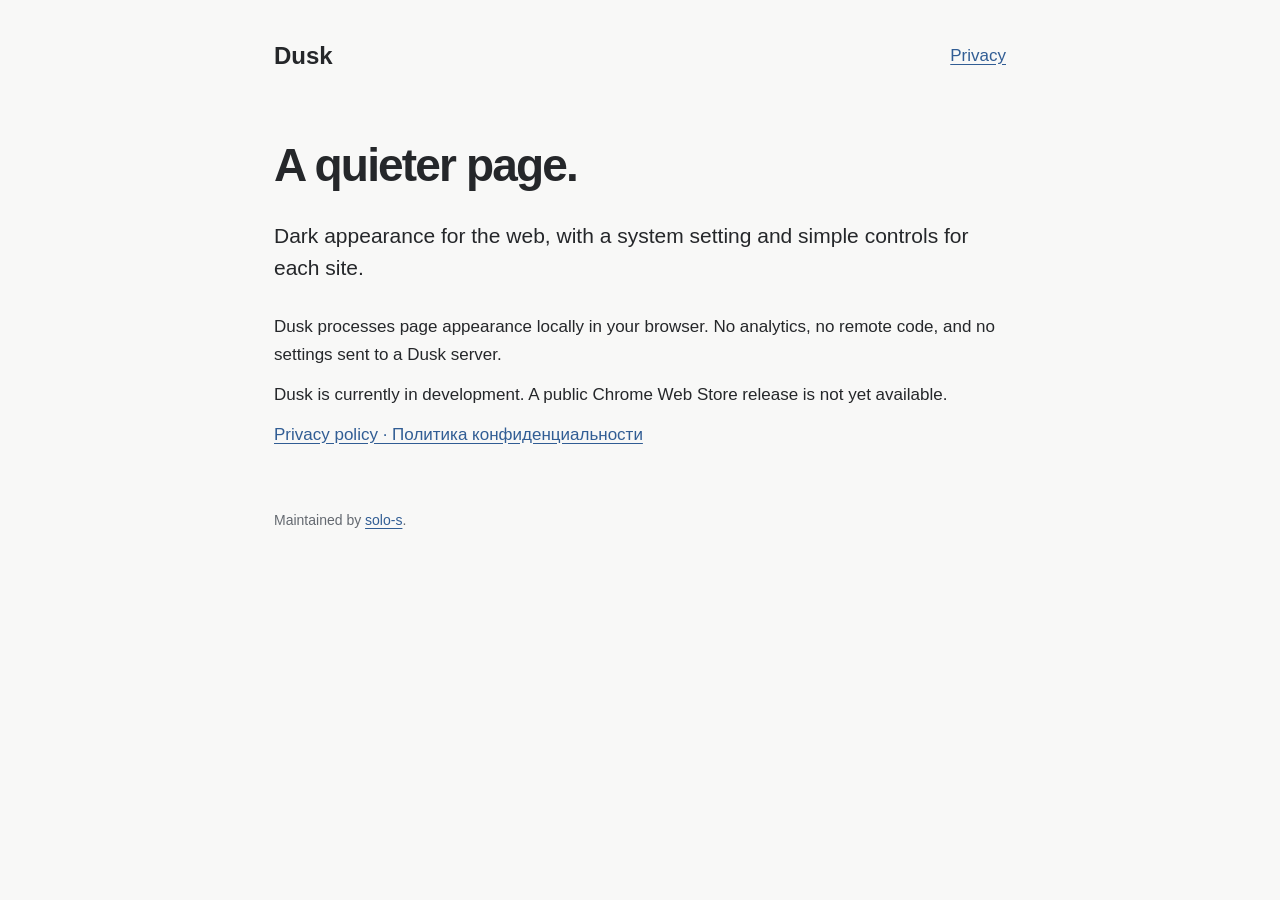
<file: index.html>
<!doctype html>
<html lang="en"><head><meta charset="utf-8"><meta name="viewport" content="width=device-width, initial-scale=1"><meta name="color-scheme" content="light dark"><meta name="description" content="Dusk is a browser extension for dark page appearance, with local preferences and per-site controls."><title>Dusk</title><link rel="stylesheet" href="style.css"></head>
<body><main><nav><a href="./">Dusk</a><a href="privacy.html">Privacy</a></nav><h1>A quieter page.</h1><p class="lead">Dark appearance for the web, with a system setting and simple controls for each site.</p><p>Dusk processes page appearance locally in your browser. No analytics, no remote code, and no settings sent to a Dusk server.</p><p>Dusk is currently in development. A public Chrome Web Store release is not yet available.</p><p><a href="privacy.html">Privacy policy · Политика конфиденциальности</a></p><footer>Maintained by <a href="https://github.com/solo-s">solo-s</a>.</footer></main></body></html>
</file>
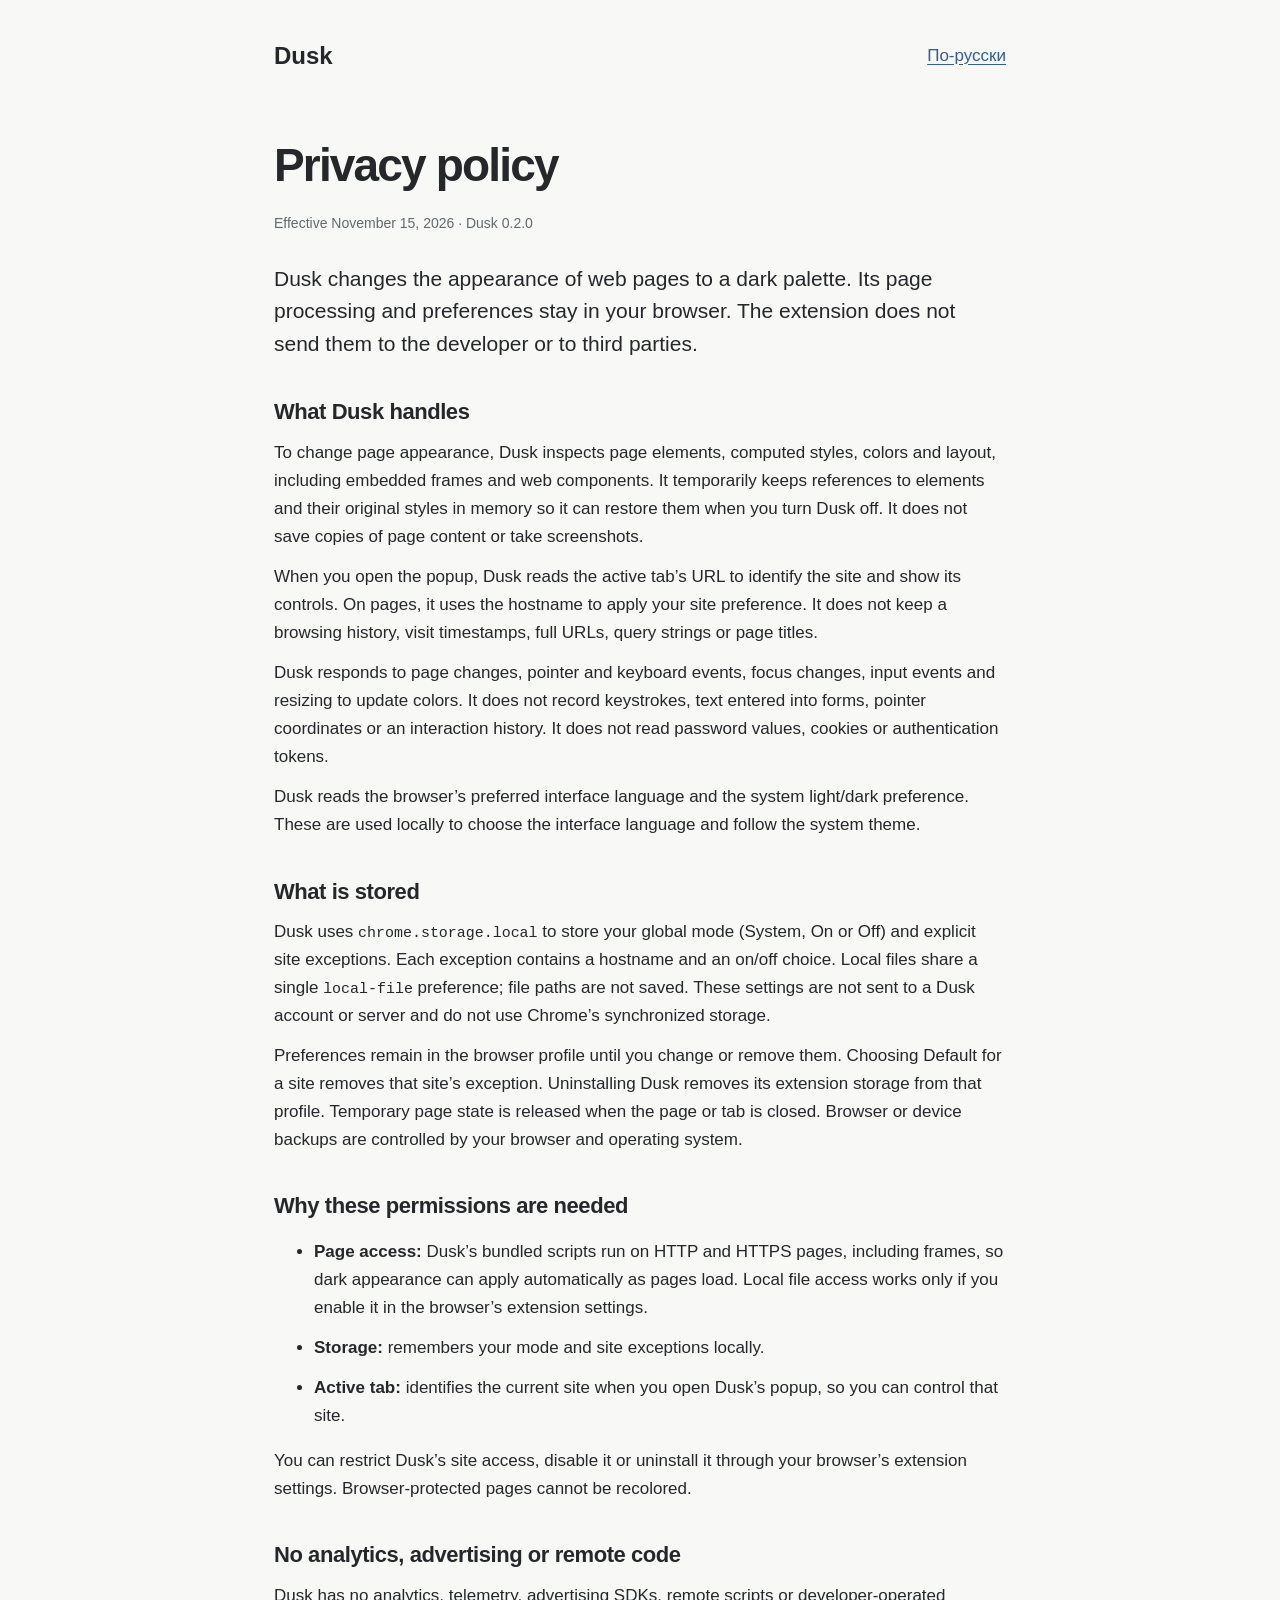
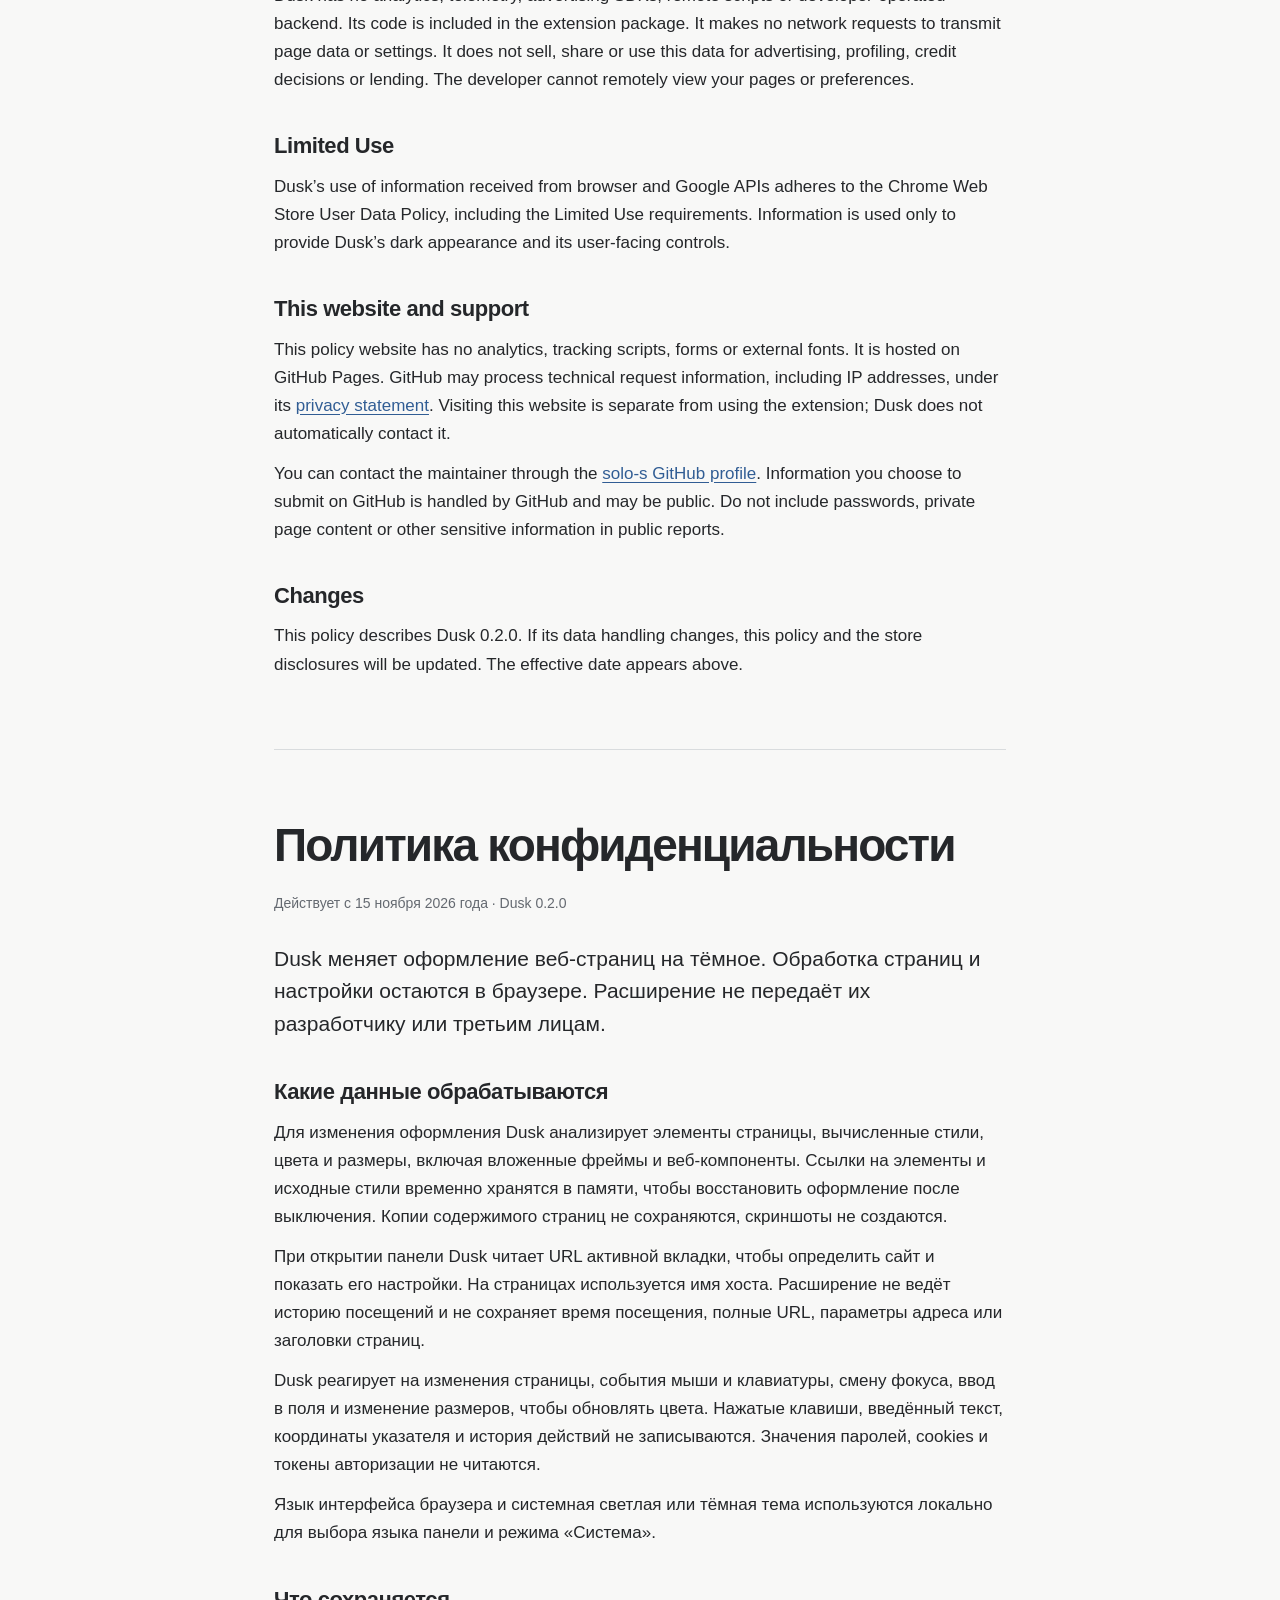
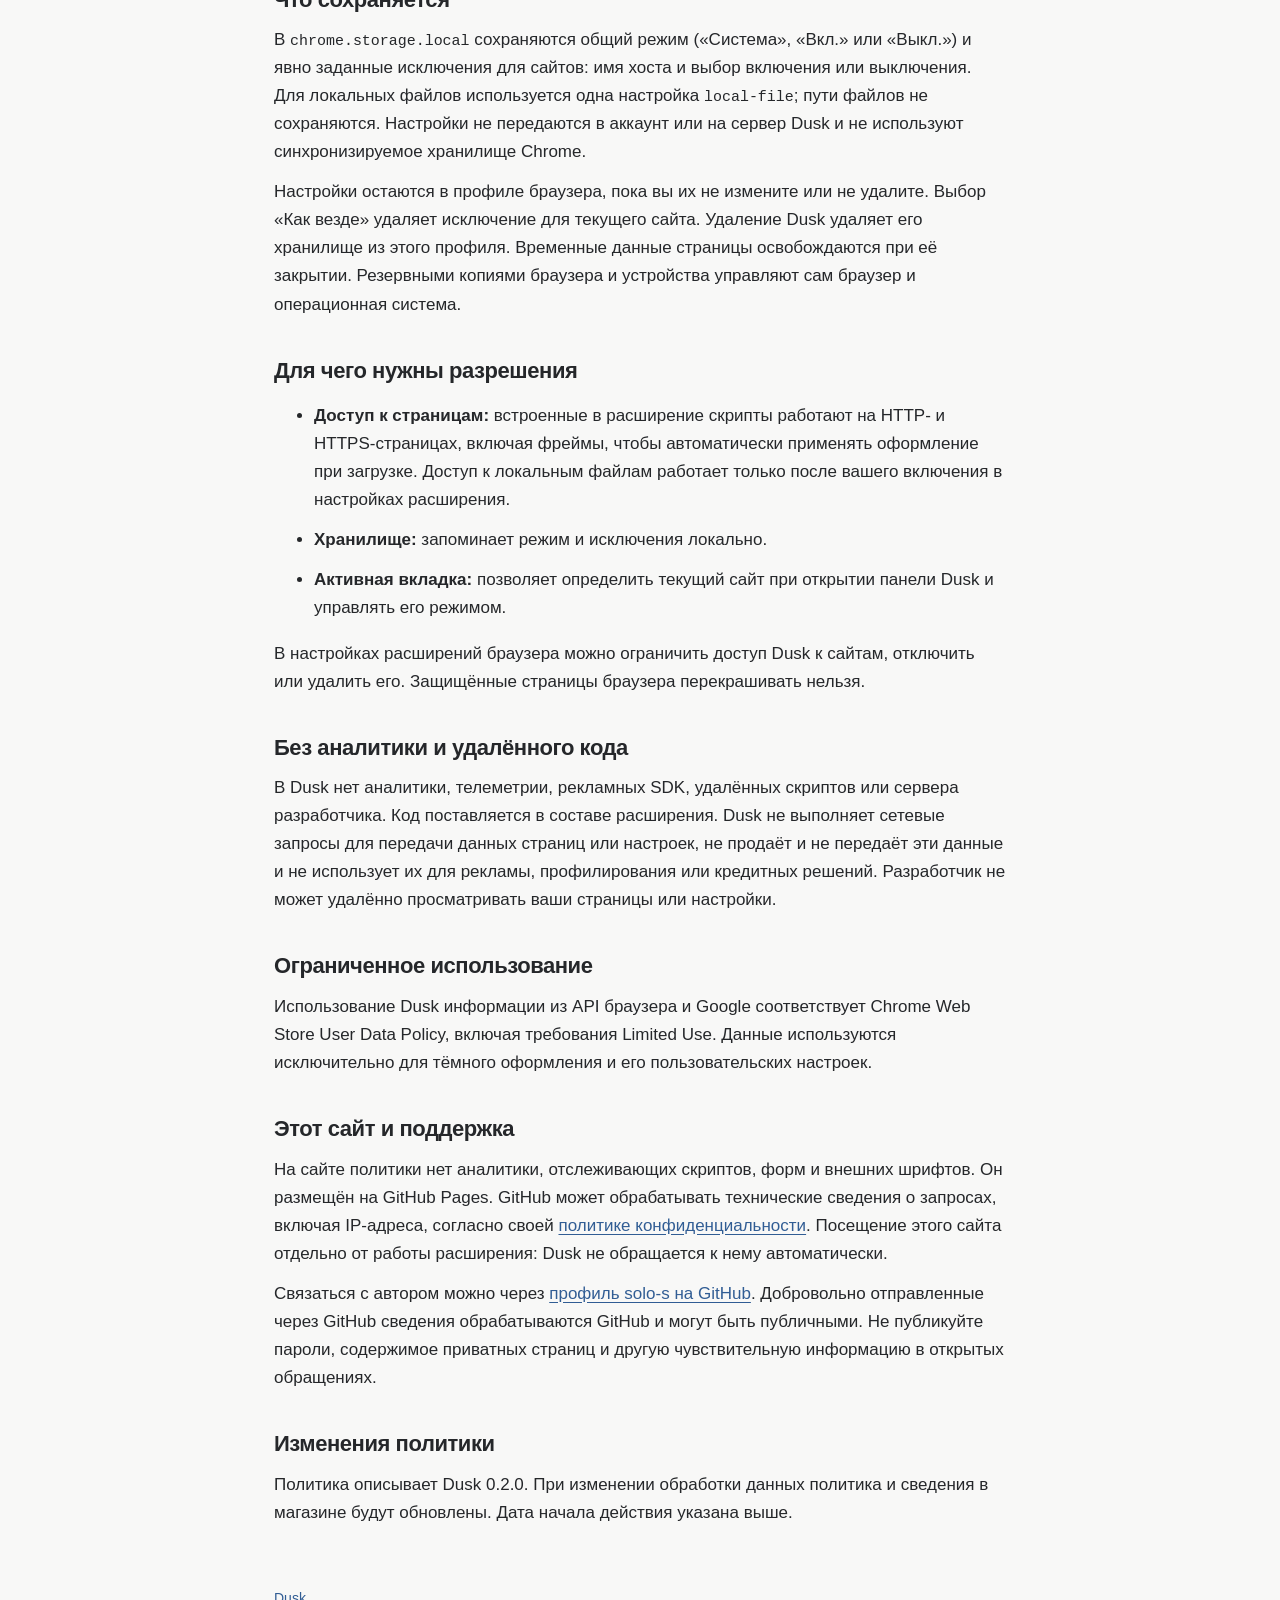
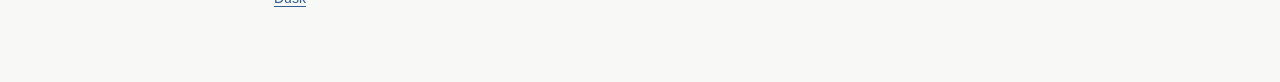
<file: privacy.html>
<!doctype html>
<html lang="en">
<head>
<meta charset="utf-8">
<meta name="viewport" content="width=device-width, initial-scale=1">
<meta name="color-scheme" content="light dark">
<meta name="description" content="How Dusk handles page appearance and preferences locally in your browser.">
<title>Privacy policy · Dusk</title>
<link rel="stylesheet" href="style.css">
</head>
<body><main>
<nav><a href="./">Dusk</a><a href="#ru" lang="ru">По-русски</a></nav>
<h1>Privacy policy</h1>
<p class="muted">Effective November 15, 2026 · Dusk 0.2.0</p>
<p class="lead">Dusk changes the appearance of web pages to a dark palette. Its page processing and preferences stay in your browser. The extension does not send them to the developer or to third parties.</p>
<h2>What Dusk handles</h2>
<p>To change page appearance, Dusk inspects page elements, computed styles, colors and layout, including embedded frames and web components. It temporarily keeps references to elements and their original styles in memory so it can restore them when you turn Dusk off. It does not save copies of page content or take screenshots.</p>
<p>When you open the popup, Dusk reads the active tab’s URL to identify the site and show its controls. On pages, it uses the hostname to apply your site preference. It does not keep a browsing history, visit timestamps, full URLs, query strings or page titles.</p>
<p>Dusk responds to page changes, pointer and keyboard events, focus changes, input events and resizing to update colors. It does not record keystrokes, text entered into forms, pointer coordinates or an interaction history. It does not read password values, cookies or authentication tokens.</p>
<p>Dusk reads the browser’s preferred interface language and the system light/dark preference. These are used locally to choose the interface language and follow the system theme.</p>
<h2>What is stored</h2>
<p>Dusk uses <code>chrome.storage.local</code> to store your global mode (System, On or Off) and explicit site exceptions. Each exception contains a hostname and an on/off choice. Local files share a single <code>local-file</code> preference; file paths are not saved. These settings are not sent to a Dusk account or server and do not use Chrome’s synchronized storage.</p>
<p>Preferences remain in the browser profile until you change or remove them. Choosing Default for a site removes that site’s exception. Uninstalling Dusk removes its extension storage from that profile. Temporary page state is released when the page or tab is closed. Browser or device backups are controlled by your browser and operating system.</p>
<h2>Why these permissions are needed</h2>
<ul>
<li><strong>Page access:</strong> Dusk’s bundled scripts run on HTTP and HTTPS pages, including frames, so dark appearance can apply automatically as pages load. Local file access works only if you enable it in the browser’s extension settings.</li>
<li><strong>Storage:</strong> remembers your mode and site exceptions locally.</li>
<li><strong>Active tab:</strong> identifies the current site when you open Dusk’s popup, so you can control that site.</li>
</ul>
<p>You can restrict Dusk’s site access, disable it or uninstall it through your browser’s extension settings. Browser-protected pages cannot be recolored.</p>
<h2>No analytics, advertising or remote code</h2>
<p>Dusk has no analytics, telemetry, advertising SDKs, remote scripts or developer-operated backend. Its code is included in the extension package. It makes no network requests to transmit page data or settings. It does not sell, share or use this data for advertising, profiling, credit decisions or lending. The developer cannot remotely view your pages or preferences.</p>
<h2>Limited Use</h2>
<p>Dusk’s use of information received from browser and Google APIs adheres to the Chrome Web Store User Data Policy, including the Limited Use requirements. Information is used only to provide Dusk’s dark appearance and its user-facing controls.</p>
<h2>This website and support</h2>
<p>This policy website has no analytics, tracking scripts, forms or external fonts. It is hosted on GitHub Pages. GitHub may process technical request information, including IP addresses, under its <a href="https://docs.github.com/en/site-policy/privacy-policies/github-general-privacy-statement">privacy statement</a>. Visiting this website is separate from using the extension; Dusk does not automatically contact it.</p>
<p>You can contact the maintainer through the <a href="https://github.com/solo-s">solo-s GitHub profile</a>. Information you choose to submit on GitHub is handled by GitHub and may be public. Do not include passwords, private page content or other sensitive information in public reports.</p>
<h2>Changes</h2>
<p>This policy describes Dusk 0.2.0. If its data handling changes, this policy and the store disclosures will be updated. The effective date appears above.</p>
<hr>
<section id="ru" lang="ru">
<h1>Политика конфиденциальности</h1>
<p class="muted">Действует с 15 ноября 2026 года · Dusk 0.2.0</p>
<p class="lead">Dusk меняет оформление веб-страниц на тёмное. Обработка страниц и настройки остаются в браузере. Расширение не передаёт их разработчику или третьим лицам.</p>
<h2>Какие данные обрабатываются</h2>
<p>Для изменения оформления Dusk анализирует элементы страницы, вычисленные стили, цвета и размеры, включая вложенные фреймы и веб-компоненты. Ссылки на элементы и исходные стили временно хранятся в памяти, чтобы восстановить оформление после выключения. Копии содержимого страниц не сохраняются, скриншоты не создаются.</p>
<p>При открытии панели Dusk читает URL активной вкладки, чтобы определить сайт и показать его настройки. На страницах используется имя хоста. Расширение не ведёт историю посещений и не сохраняет время посещения, полные URL, параметры адреса или заголовки страниц.</p>
<p>Dusk реагирует на изменения страницы, события мыши и клавиатуры, смену фокуса, ввод в поля и изменение размеров, чтобы обновлять цвета. Нажатые клавиши, введённый текст, координаты указателя и история действий не записываются. Значения паролей, cookies и токены авторизации не читаются.</p>
<p>Язык интерфейса браузера и системная светлая или тёмная тема используются локально для выбора языка панели и режима «Система».</p>
<h2>Что сохраняется</h2>
<p>В <code>chrome.storage.local</code> сохраняются общий режим («Система», «Вкл.» или «Выкл.») и явно заданные исключения для сайтов: имя хоста и выбор включения или выключения. Для локальных файлов используется одна настройка <code>local-file</code>; пути файлов не сохраняются. Настройки не передаются в аккаунт или на сервер Dusk и не используют синхронизируемое хранилище Chrome.</p>
<p>Настройки остаются в профиле браузера, пока вы их не измените или не удалите. Выбор «Как везде» удаляет исключение для текущего сайта. Удаление Dusk удаляет его хранилище из этого профиля. Временные данные страницы освобождаются при её закрытии. Резервными копиями браузера и устройства управляют сам браузер и операционная система.</p>
<h2>Для чего нужны разрешения</h2>
<ul>
<li><strong>Доступ к страницам:</strong> встроенные в расширение скрипты работают на HTTP- и HTTPS-страницах, включая фреймы, чтобы автоматически применять оформление при загрузке. Доступ к локальным файлам работает только после вашего включения в настройках расширения.</li>
<li><strong>Хранилище:</strong> запоминает режим и исключения локально.</li>
<li><strong>Активная вкладка:</strong> позволяет определить текущий сайт при открытии панели Dusk и управлять его режимом.</li>
</ul>
<p>В настройках расширений браузера можно ограничить доступ Dusk к сайтам, отключить или удалить его. Защищённые страницы браузера перекрашивать нельзя.</p>
<h2>Без аналитики и удалённого кода</h2>
<p>В Dusk нет аналитики, телеметрии, рекламных SDK, удалённых скриптов или сервера разработчика. Код поставляется в составе расширения. Dusk не выполняет сетевые запросы для передачи данных страниц или настроек, не продаёт и не передаёт эти данные и не использует их для рекламы, профилирования или кредитных решений. Разработчик не может удалённо просматривать ваши страницы или настройки.</p>
<h2>Ограниченное использование</h2>
<p>Использование Dusk информации из API браузера и Google соответствует Chrome Web Store User Data Policy, включая требования Limited Use. Данные используются исключительно для тёмного оформления и его пользовательских настроек.</p>
<h2>Этот сайт и поддержка</h2>
<p>На сайте политики нет аналитики, отслеживающих скриптов, форм и внешних шрифтов. Он размещён на GitHub Pages. GitHub может обрабатывать технические сведения о запросах, включая IP-адреса, согласно своей <a href="https://docs.github.com/en/site-policy/privacy-policies/github-general-privacy-statement">политике конфиденциальности</a>. Посещение этого сайта отдельно от работы расширения: Dusk не обращается к нему автоматически.</p>
<p>Связаться с автором можно через <a href="https://github.com/solo-s">профиль solo-s на GitHub</a>. Добровольно отправленные через GitHub сведения обрабатываются GitHub и могут быть публичными. Не публикуйте пароли, содержимое приватных страниц и другую чувствительную информацию в открытых обращениях.</p>
<h2>Изменения политики</h2>
<p>Политика описывает Dusk 0.2.0. При изменении обработки данных политика и сведения в магазине будут обновлены. Дата начала действия указана выше.</p>
</section>
<footer><a href="./">Dusk</a></footer>
</main></body></html>
</file>
<file: style.css>
:root{font-family:-apple-system,BlinkMacSystemFont,"Segoe UI",sans-serif;color-scheme:light dark;background:#f8f8f7;color:#25272a;line-height:1.65;font-size:17px}*{box-sizing:border-box}body{margin:0}main{max-width:780px;margin:auto;padding:36px 24px 72px}nav{display:flex;justify-content:space-between;align-items:center;margin-bottom:64px}nav>a:first-child{font-weight:650;font-size:24px;text-decoration:none;color:inherit}a{color:#315d94;text-underline-offset:3px}h1{font-size:clamp(32px,5vw,46px);line-height:1.13;letter-spacing:-.04em;margin:0 0 20px}h2{font-size:22px;line-height:1.3;letter-spacing:-.02em;margin:38px 0 12px}p{margin:12px 0}li{margin:12px 0}.lead{font-size:21px;line-height:1.55;margin:28px 0}.muted,footer{color:#646970;font-size:14px}code{font-size:.88em;overflow-wrap:anywhere}hr{border:0;border-top:1px solid #d9dcde;margin:70px 0}footer{margin-top:60px}#ru{scroll-margin-top:24px}@media(prefers-color-scheme:dark){:root{background:#111517;color:#d3cfc9}a{color:#a1c3e1}.muted,footer{color:#a5a9ab}hr{border-color:#343a3e}}
</file>
